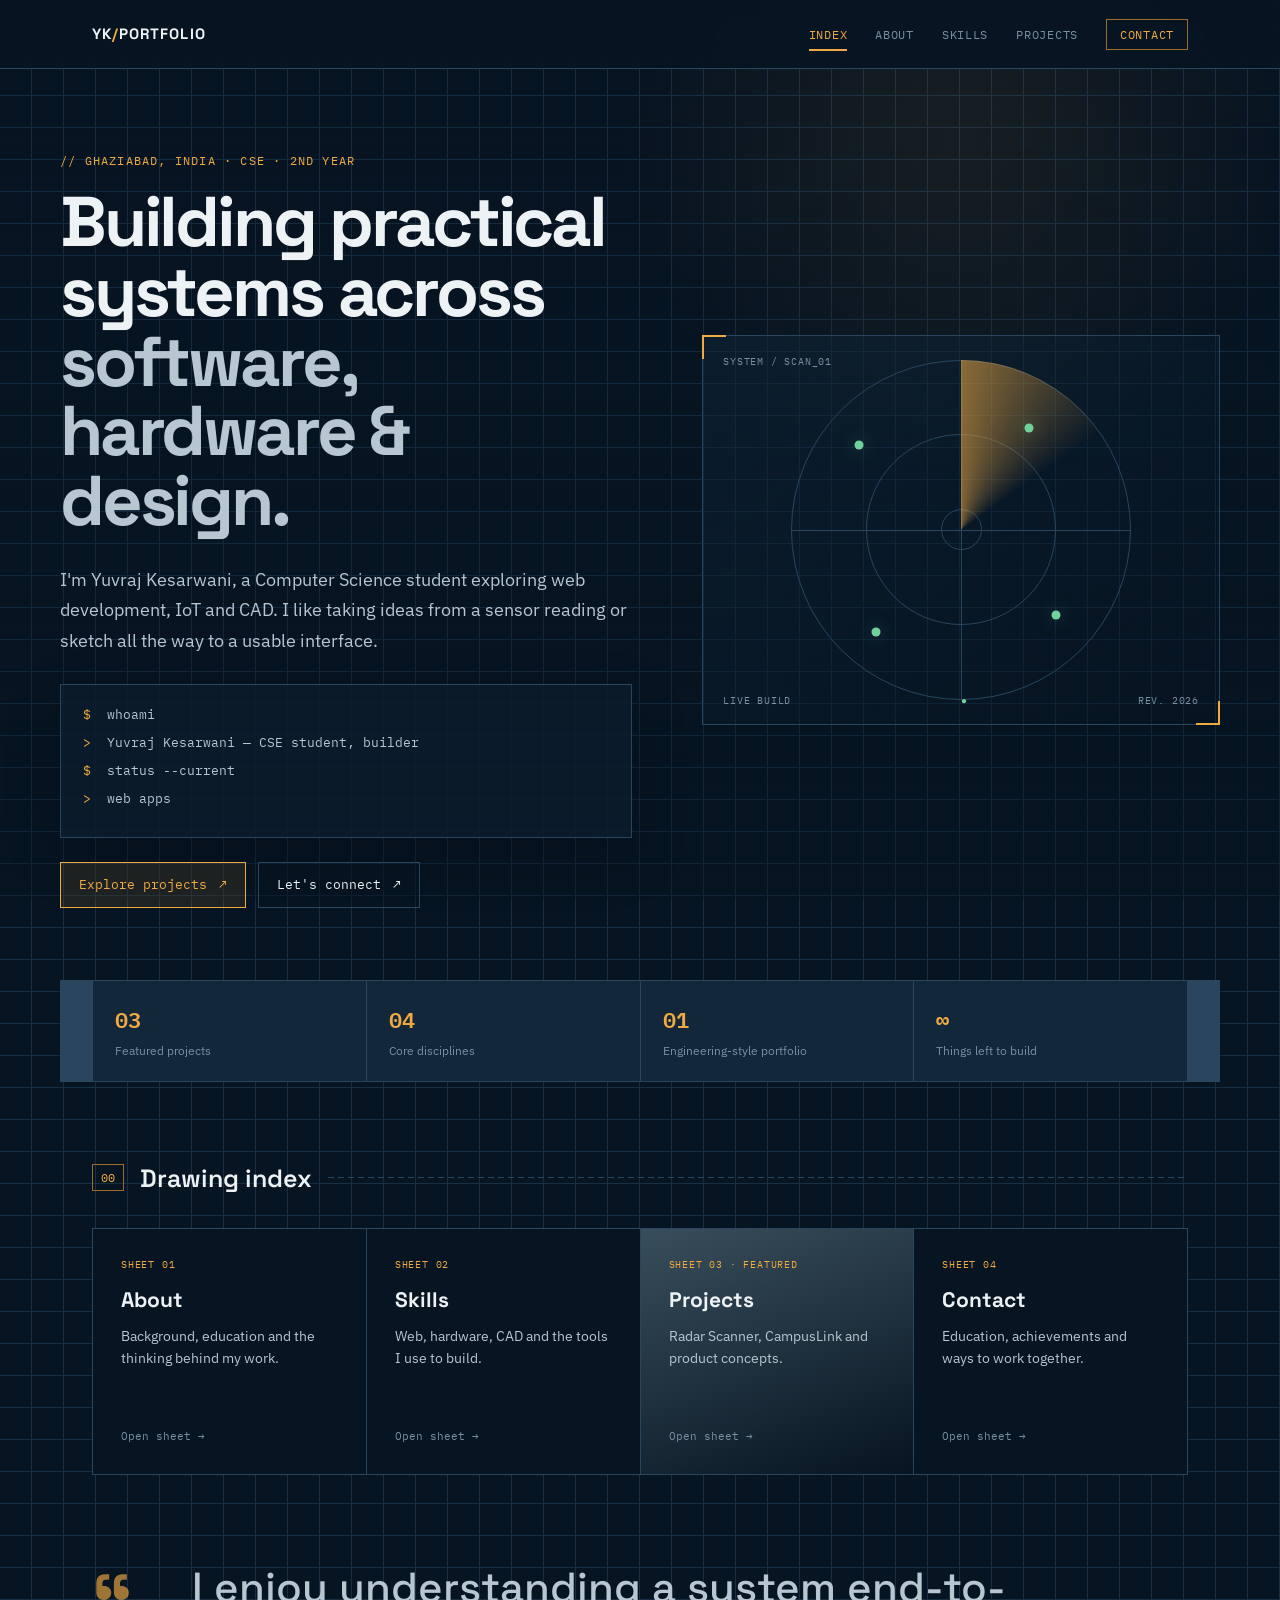
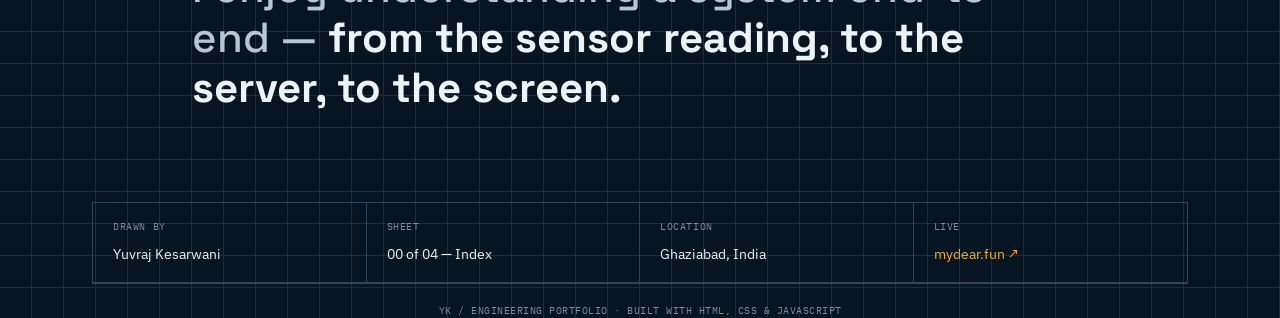
<file: index.html>
<!DOCTYPE html>
<html lang="en">
<head>
<meta charset="UTF-8">
<meta name="viewport" content="width=device-width, initial-scale=1.0">
<meta name="description" content="Yuvraj Kesarwani — Computer Science student building web applications, IoT hardware and CAD projects.">
<meta name="author" content="Yuvraj Kesarwani">
<meta name="theme-color" content="#071421">
<meta property="og:title" content="Yuvraj Kesarwani — Portfolio">
<meta property="og:description" content="Web · IoT · CAD · Product Design">
<meta property="og:type" content="website">
<meta property="og:url" content="https://www.mydear.fun/">
<meta property="og:image" content="https://www.mydear.fun/assets/site-preview.svg">
<title>Yuvraj Kesarwani — Portfolio</title>
<link rel="preconnect" href="https://fonts.googleapis.com">
<link rel="preconnect" href="https://fonts.gstatic.com" crossorigin>
<link href="https://fonts.googleapis.com/css2?family=Space+Grotesk:wght@400;500;600;700&family=IBM+Plex+Sans:wght@400;500&family=IBM+Plex+Mono:wght@400;500&display=swap" rel="stylesheet">
<link rel="stylesheet" href="styles.css">
</head>
<body>
<header>
  <nav class="wrap" aria-label="Primary navigation">
    <a class="brand" href="index.html" aria-label="Yuvraj Kesarwani home">YK<span>/</span>PORTFOLIO</a>
    <button class="navtoggle" id="navtoggle" aria-expanded="false" aria-controls="navlinks">MENU</button>
    <ul class="navlinks" id="navlinks">
      <li><a href="index.html" class="active">Index</a></li>
      <li><a href="about.html">About</a></li>
      <li><a href="skills.html">Skills</a></li>
      <li><a href="projects.html">Projects</a></li>
      <li><a href="contact.html" class="cta">Contact</a></li>
    </ul>
  </nav>
</header>

<main>
  <section class="wrap hero">
    <div class="hero-copy">
      <p class="eyebrow">// Ghaziabad, India · CSE · 2nd year</p>
      <h1>Building practical systems across <span>software, hardware &amp; design.</span></h1>
      <p class="hero-dek">I'm Yuvraj Kesarwani, a Computer Science student exploring web development, IoT and CAD. I like taking ideas from a sensor reading or sketch all the way to a usable interface.</p>
      <div class="terminal" id="terminal" aria-label="Current status terminal" data-lines='[{"p":"$","t":"whoami"},{"p":">","t":"Yuvraj Kesarwani — CSE student, builder"},{"p":"$","t":"status --current"},{"p":">","t":"web apps · IoT hardware · CAD models"},{"p":"$","t":"_"}]'></div>
      <div class="ctas">
        <a class="btn primary" href="projects.html">Explore projects <span>↗</span></a>
        <a class="btn" href="contact.html">Let's connect <span>↗</span></a>
      </div>
    </div>
    <div class="hero-visual" aria-hidden="true">
      <div class="radar-label mono">SYSTEM / SCAN_01</div>
      <div class="radar">
        <div class="ring r1"></div><div class="ring r2"></div><div class="ring r3"></div>
        <div class="crosshair"></div><div class="sweep"></div>
        <div class="blip b1"><i></i></div><div class="blip b2"><i></i></div><div class="blip b3"><i></i></div><div class="blip b4"><i></i></div>
      </div>
      <div class="visual-caption"><span>LIVE BUILD</span><span class="status-dot">●</span><span>REV. 2026</span></div>
    </div>
  </section>

  <section class="wrap quick-grid" aria-label="Portfolio highlights">
    <article><span class="metric">03</span><p>Featured projects</p></article>
    <article><span class="metric">04</span><p>Core disciplines</p></article>
    <article><span class="metric">01</span><p>Engineering-style portfolio</p></article>
    <article><span class="metric">∞</span><p>Things left to build</p></article>
  </section>

  <section class="wrap">
    <div class="sheet-label"><span class="num mono">00</span><h2>Drawing index</h2><span class="rule"></span></div>
    <div class="index-grid">
      <a class="index-card" href="about.html"><span class="sheetno mono">SHEET 01</span><h3>About</h3><p>Background, education and the thinking behind my work.</p><span class="go mono">Open sheet →</span></a>
      <a class="index-card" href="skills.html"><span class="sheetno mono">SHEET 02</span><h3>Skills</h3><p>Web, hardware, CAD and the tools I use to build.</p><span class="go mono">Open sheet →</span></a>
      <a class="index-card featured" href="projects.html"><span class="sheetno mono">SHEET 03 · FEATURED</span><h3>Projects</h3><p>Radar Scanner, CampusLink and product concepts.</p><span class="go mono">Open sheet →</span></a>
      <a class="index-card" href="contact.html"><span class="sheetno mono">SHEET 04</span><h3>Contact</h3><p>Education, achievements and ways to work together.</p><span class="go mono">Open sheet →</span></a>
    </div>
  </section>

  <section class="wrap quote-section">
    <div class="quote-mark">“</div>
    <p>I enjoy understanding a system end-to-end — <strong>from the sensor reading, to the server, to the screen.</strong></p>
  </section>
</main>

<footer class="wrap">
  <div class="titleblock"><div class="tb-row">
    <div class="tb-cell"><span class="k mono">Drawn by</span><span class="v">Yuvraj Kesarwani</span></div>
    <div class="tb-cell"><span class="k mono">Sheet</span><span class="v">00 of 04 — Index</span></div>
    <div class="tb-cell"><span class="k mono">Location</span><span class="v">Ghaziabad, India</span></div>
    <div class="tb-cell"><span class="k mono">Live</span><span class="v"><a href="https://www.mydear.fun">mydear.fun ↗</a></span></div>
  </div></div>
  <p class="fineprint">YK / ENGINEERING PORTFOLIO · BUILT WITH HTML, CSS &amp; JAVASCRIPT</p>
</footer>
<script src="script.js"></script>
</body>
</html>
</file>
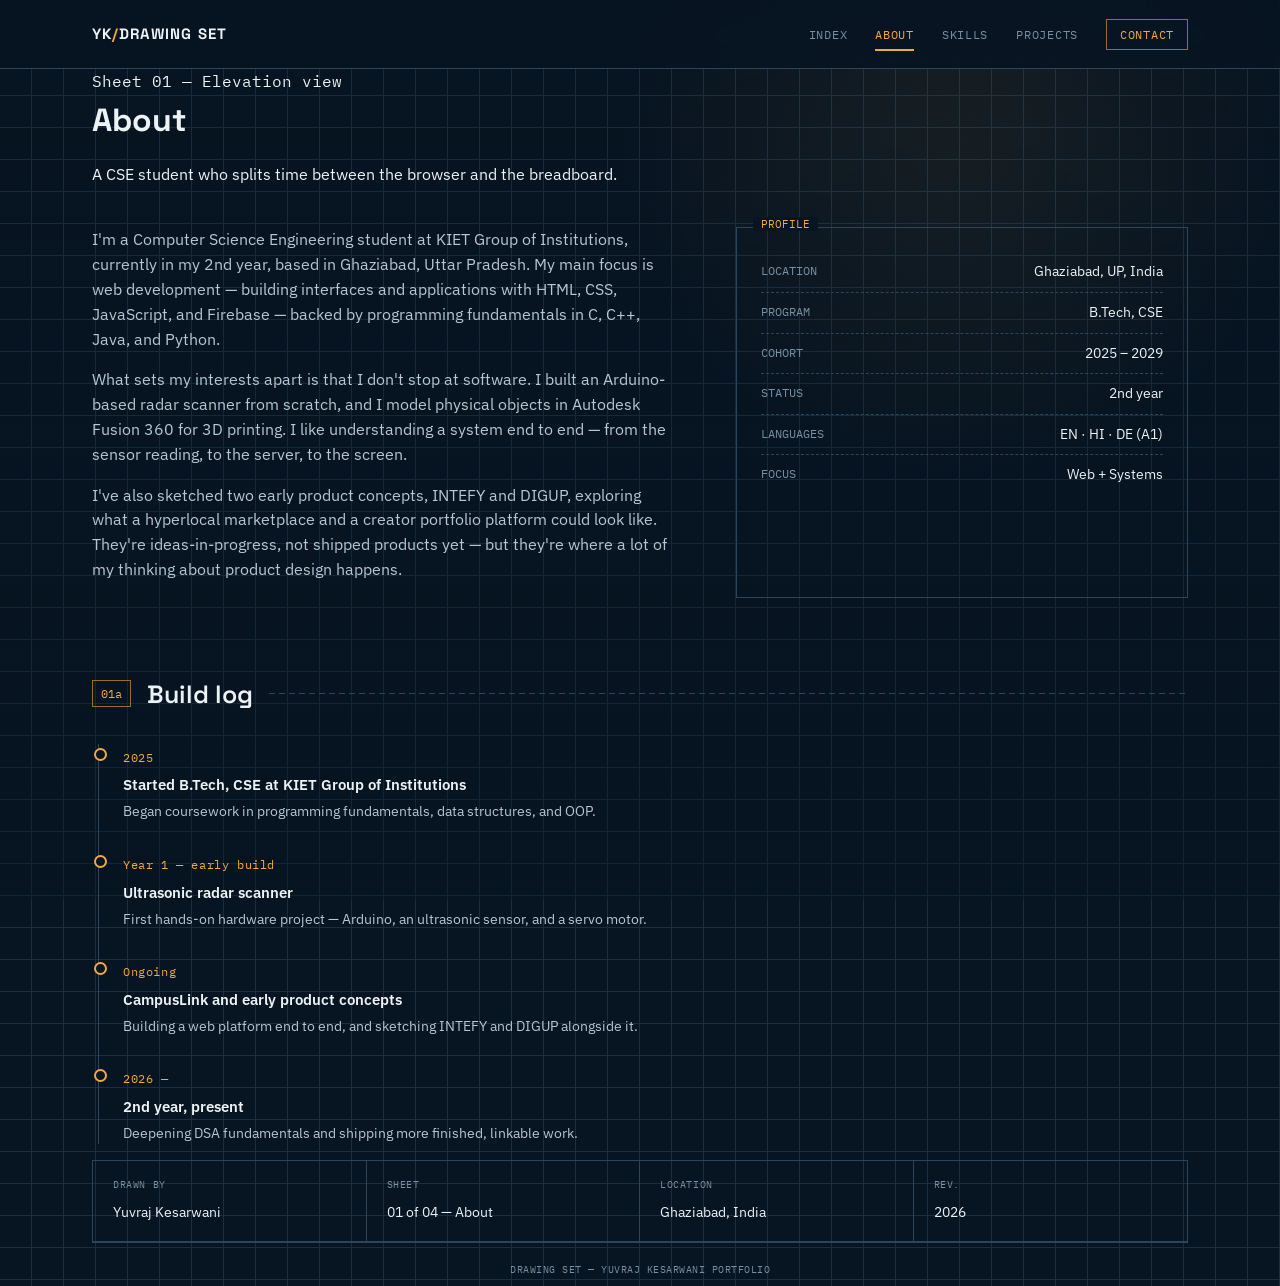
<file: about.html>
<!DOCTYPE html>
<html lang="en">
<head>
<meta charset="UTF-8">
<meta name="viewport" content="width=device-width, initial-scale=1.0">
<title>Yuvraj Kesarwani — About</title>
<link rel="preconnect" href="https://fonts.googleapis.com">
<link rel="preconnect" href="https://fonts.gstatic.com" crossorigin>
<link href="https://fonts.googleapis.com/css2?family=Space+Grotesk:wght@400;500;600;700&family=IBM+Plex+Sans:wght@400;500&family=IBM+Plex+Mono:wght@400;500&display=swap" rel="stylesheet">
<link rel="stylesheet" href="styles.css">
<style>
  .about-grid{display:grid; grid-template-columns:1.3fr 1fr; gap:56px;}
  .about-grid p{color:var(--paper-dim); font-size:15.5px; margin:0 0 16px; max-width:60ch;}
  .timeline{border-left:1px solid var(--line); margin-left:6px; padding-left:24px; display:flex; flex-direction:column; gap:28px;}
  .timeline .t-item{position:relative;}
  .timeline .t-item::before{content:''; position:absolute; left:-29px; top:4px; width:9px; height:9px; border-radius:50%; background:var(--bg); border:2px solid var(--accent);}
  .timeline .yr{font-family:'IBM Plex Mono', monospace; font-size:12px; color:var(--accent); letter-spacing:.05em;}
  .timeline h4{font-size:15px; font-weight:600; margin:4px 0 4px; color:var(--paper);}
  .timeline p{margin:0; font-size:13.5px; color:var(--paper-dim);}
  @media (max-width:860px){.about-grid{grid-template-columns:1fr;}}
</style>
</head>
<body>
<header>
  <nav class="wrap">
    <div class="brand">YK<span>/</span>DRAWING SET</div>
    <ul class="navlinks" id="navlinks">
      <li><a href="index.html">Index</a></li>
      <li><a href="about.html" class="active">About</a></li>
      <li><a href="skills.html">Skills</a></li>
      <li><a href="projects.html">Projects</a></li>
      <li><a href="contact.html" class="cta">Contact</a></li>
    </ul>
    <button class="navtoggle" id="navtoggle" aria-expanded="false" aria-controls="navlinks">MENU</button>
  </nav>
</header>

<main class="wrap">
  <div class="sheet-header">
    <span class="tag mono">Sheet 01 — Elevation view</span>
    <h1>About</h1>
    <p class="dek">A CSE student who splits time between the browser and the breadboard.</p>
  </div>

  <section>
    <div class="about-grid" style="margin-top:40px;">
      <div>
        <p>I'm a Computer Science Engineering student at KIET Group of Institutions, currently in my 2nd year, based in Ghaziabad, Uttar Pradesh. My main focus is web development — building interfaces and applications with HTML, CSS, JavaScript, and Firebase — backed by programming fundamentals in C, C++, Java, and Python.</p>
        <p>What sets my interests apart is that I don't stop at software. I built an Arduino-based radar scanner from scratch, and I model physical objects in Autodesk Fusion 360 for 3D printing. I like understanding a system end to end — from the sensor reading, to the server, to the screen.</p>
        <p>I've also sketched two early product concepts, INTEFY and DIGUP, exploring what a hyperlocal marketplace and a creator portfolio platform could look like. They're ideas-in-progress, not shipped products yet — but they're where a lot of my thinking about product design happens.</p>
      </div>
      <div class="spec-box" data-tag="PROFILE">
        <div class="spec-row"><span class="k mono">LOCATION</span><span class="v">Ghaziabad, UP, India</span></div>
        <div class="spec-row"><span class="k mono">PROGRAM</span><span class="v">B.Tech, CSE</span></div>
        <div class="spec-row"><span class="k mono">COHORT</span><span class="v">2025 – 2029</span></div>
        <div class="spec-row"><span class="k mono">STATUS</span><span class="v">2nd year</span></div>
        <div class="spec-row"><span class="k mono">LANGUAGES</span><span class="v">EN · HI · DE (A1)</span></div>
        <div class="spec-row"><span class="k mono">FOCUS</span><span class="v">Web + Systems</span></div>
      </div>
    </div>
  </section>

  <div class="sheet-label"><span class="num mono">01a</span><h2>Build log</h2><span class="rule"></span></div>
  <section>
    <div class="timeline">
      <div class="t-item">
        <span class="yr mono">2025</span>
        <h4>Started B.Tech, CSE at KIET Group of Institutions</h4>
        <p>Began coursework in programming fundamentals, data structures, and OOP.</p>
      </div>
      <div class="t-item">
        <span class="yr mono">Year 1 — early build</span>
        <h4>Ultrasonic radar scanner</h4>
        <p>First hands-on hardware project — Arduino, an ultrasonic sensor, and a servo motor.</p>
      </div>
      <div class="t-item">
        <span class="yr mono">Ongoing</span>
        <h4>CampusLink and early product concepts</h4>
        <p>Building a web platform end to end, and sketching INTEFY and DIGUP alongside it.</p>
      </div>
      <div class="t-item">
        <span class="yr mono">2026 —</span>
        <h4>2nd year, present</h4>
        <p>Deepening DSA fundamentals and shipping more finished, linkable work.</p>
      </div>
    </div>
  </section>
</main>

<footer class="wrap">
  <div class="titleblock">
    <div class="tb-row">
      <div class="tb-cell"><span class="k mono">Drawn by</span><span class="v">Yuvraj Kesarwani</span></div>
      <div class="tb-cell"><span class="k mono">Sheet</span><span class="v">01 of 04 — About</span></div>
      <div class="tb-cell"><span class="k mono">Location</span><span class="v">Ghaziabad, India</span></div>
      <div class="tb-cell"><span class="k mono">Rev.</span><span class="v">2026</span></div>
    </div>
  </div>
  <p class="fineprint">DRAWING SET — YUVRAJ KESARWANI PORTFOLIO</p>
</footer>

<script src="script.js"></script>
</body>
</html>
</file>
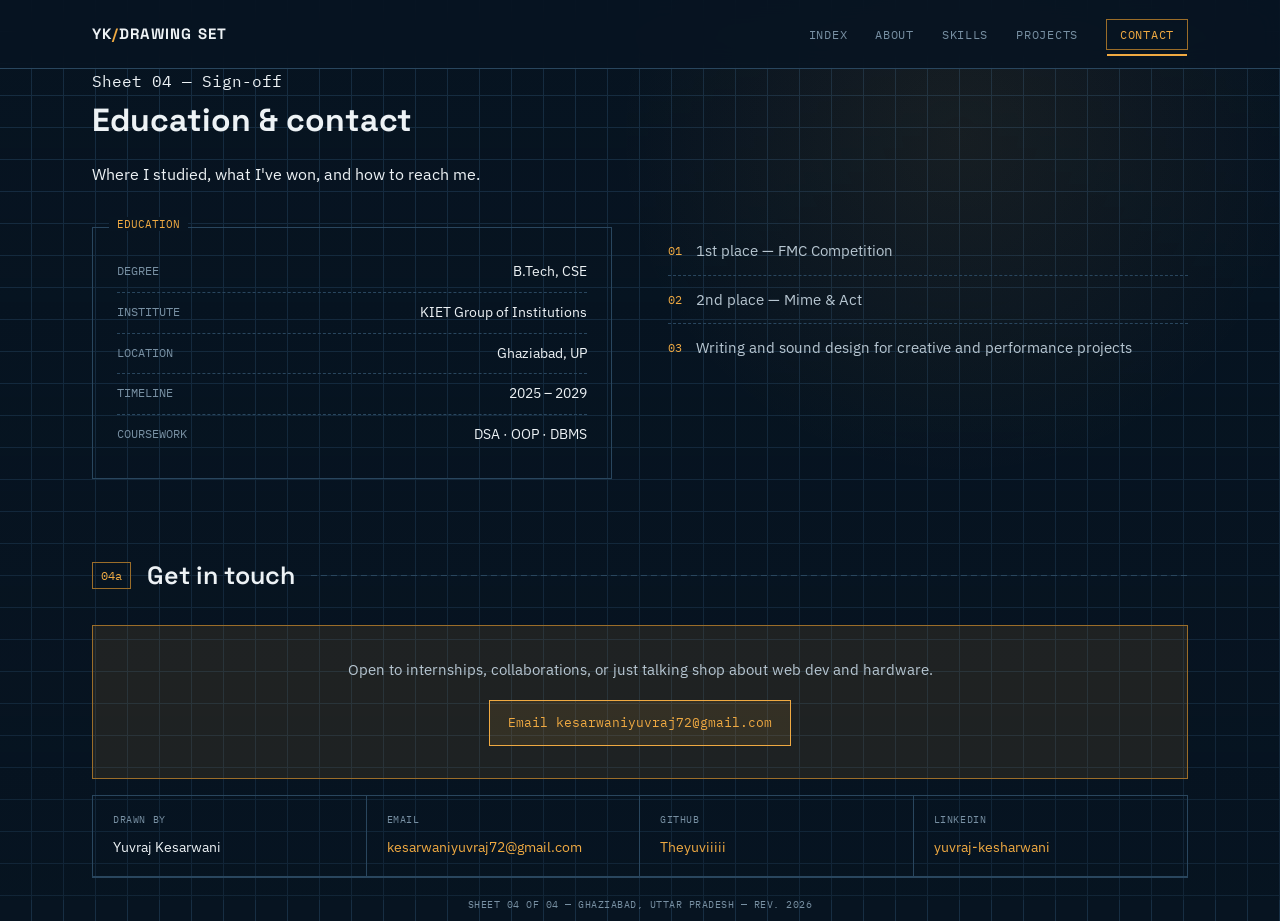
<file: contact.html>
<!DOCTYPE html>
<html lang="en">
<head>
<meta charset="UTF-8">
<meta name="viewport" content="width=device-width, initial-scale=1.0">
<title>Yuvraj Kesarwani — Contact</title>
<link rel="preconnect" href="https://fonts.googleapis.com">
<link rel="preconnect" href="https://fonts.gstatic.com" crossorigin>
<link href="https://fonts.googleapis.com/css2?family=Space+Grotesk:wght@400;500;600;700&family=IBM+Plex+Sans:wght@400;500&family=IBM+Plex+Mono:wght@400;500&display=swap" rel="stylesheet">
<link rel="stylesheet" href="styles.css">
<style>
  .two-col{display:grid; grid-template-columns:1fr 1fr; gap:56px;}
  .list-plain{list-style:none; margin:0; padding:0;}
  .list-plain li{display:flex; gap:14px; padding:12px 0; border-bottom:1px dashed var(--line); font-size:14.5px; color:var(--paper-dim);}
  .list-plain li:last-child{border-bottom:none;}
  .list-plain .mk{color:var(--accent); font-family:'IBM Plex Mono', monospace; font-size:12px; padding-top:2px;}
  .contact-cta{
    border:1px solid var(--accent-dim); background:var(--accent-soft);
    padding:32px; margin-top:8px; text-align:center;
  }
  .contact-cta p{margin:0 0 18px; color:var(--paper-dim); font-size:14.5px;}
  @media (max-width:860px){.two-col{grid-template-columns:1fr;}}
</style>
</head>
<body>
<header>
  <nav class="wrap">
    <div class="brand">YK<span>/</span>DRAWING SET</div>
    <ul class="navlinks" id="navlinks">
      <li><a href="index.html">Index</a></li>
      <li><a href="about.html">About</a></li>
      <li><a href="skills.html">Skills</a></li>
      <li><a href="projects.html">Projects</a></li>
      <li><a href="contact.html" class="cta active">Contact</a></li>
    </ul>
    <button class="navtoggle" id="navtoggle" aria-expanded="false" aria-controls="navlinks">MENU</button>
  </nav>
</header>

<main class="wrap">
  <div class="sheet-header">
    <span class="tag mono">Sheet 04 — Sign-off</span>
    <h1>Education &amp; contact</h1>
    <p class="dek">Where I studied, what I've won, and how to reach me.</p>
  </div>

  <section>
    <div class="two-col" style="margin-top:40px;">
      <div class="spec-box" data-tag="EDUCATION">
        <div class="spec-row"><span class="k mono">DEGREE</span><span class="v">B.Tech, CSE</span></div>
        <div class="spec-row"><span class="k mono">INSTITUTE</span><span class="v">KIET Group of Institutions</span></div>
        <div class="spec-row"><span class="k mono">LOCATION</span><span class="v">Ghaziabad, UP</span></div>
        <div class="spec-row"><span class="k mono">TIMELINE</span><span class="v">2025 – 2029</span></div>
        <div class="spec-row"><span class="k mono">COURSEWORK</span><span class="v">DSA · OOP · DBMS</span></div>
      </div>
      <ul class="list-plain">
        <li><span class="mk mono">01</span><span>1st place — FMC Competition</span></li>
        <li><span class="mk mono">02</span><span>2nd place — Mime &amp; Act</span></li>
        <li><span class="mk mono">03</span><span>Writing and sound design for creative and performance projects</span></li>
      </ul>
    </div>
  </section>

  <div class="sheet-label"><span class="num mono">04a</span><h2>Get in touch</h2><span class="rule"></span></div>
  <section>
    <div class="contact-cta">
      <p>Open to internships, collaborations, or just talking shop about web dev and hardware.</p>
      <a class="btn primary" href="mailto:kesarwaniyuvraj72@gmail.com?subject=Let%27s%20connect">Email kesarwaniyuvraj72@gmail.com</a>
    </div>
  </section>
</main>

<footer class="wrap">
  <div class="titleblock">
    <div class="tb-row">
      <div class="tb-cell"><span class="k mono">Drawn by</span><span class="v">Yuvraj Kesarwani</span></div>
      <div class="tb-cell"><span class="k mono">Email</span><span class="v"><a href="mailto:kesarwaniyuvraj72@gmail.com?subject=Let%27s%20connect">kesarwaniyuvraj72@gmail.com</a></span></div>
      <div class="tb-cell"><span class="k mono">GitHub</span><span class="v"><a href="https://github.com/Theyuviiiii/Yuvraj-Kesharwani" target="_blank" rel="noopener">Theyuviiiii</a></span></div>
      <div class="tb-cell"><span class="k mono">LinkedIn</span><span class="v"><a href="https://linkedin.com/in/yuvraj-kesharwani-ba609b363/" target="_blank" rel="noopener">yuvraj-kesharwani</a></span></div>
    </div>
  </div>
  <p class="fineprint">SHEET 04 OF 04 — GHAZIABAD, UTTAR PRADESH — REV. 2026</p>
</footer>

<script src="script.js"></script>
</body>
</html>
</file>
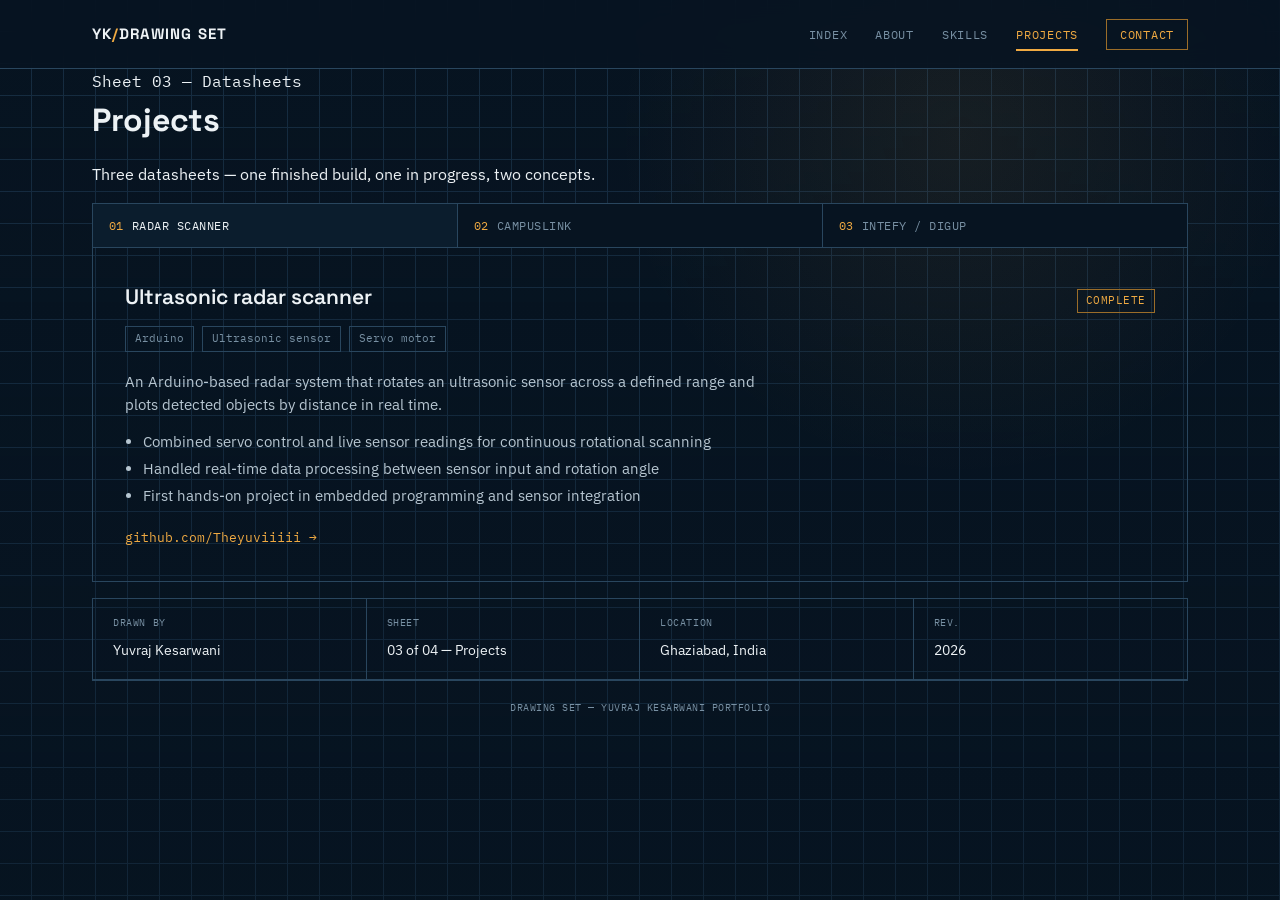
<file: projects.html>
<!DOCTYPE html>
<html lang="en">
<head>
<meta charset="UTF-8">
<meta name="viewport" content="width=device-width, initial-scale=1.0">
<title>Yuvraj Kesarwani — Projects</title>
<link rel="preconnect" href="https://fonts.googleapis.com">
<link rel="preconnect" href="https://fonts.gstatic.com" crossorigin>
<link href="https://fonts.googleapis.com/css2?family=Space+Grotesk:wght@400;500;600;700&family=IBM+Plex+Sans:wght@400;500&family=IBM+Plex+Mono:wght@400;500&display=swap" rel="stylesheet">
<link rel="stylesheet" href="styles.css">
<style>
  .tab-bar{display:flex; gap:1px; background:var(--line); border:1px solid var(--line); margin-top:8px; flex-wrap:wrap;}
  .tab-btn{
    flex:1; min-width:160px; background:var(--bg); border:none; color:var(--muted);
    font-family:'IBM Plex Mono', monospace; font-size:12px; letter-spacing:.04em; text-transform:uppercase;
    padding:14px 16px; cursor:pointer; text-align:left;
  }
  .tab-btn .n{color:var(--accent); margin-right:8px;}
  .tab-btn.active{background:var(--bg-2); color:var(--paper);}
  .tab-btn:hover{color:var(--paper);}
  .tab-panel{display:none; border:1px solid var(--line); border-top:none; padding:32px;}
  .tab-panel.active{display:block;}
  .ds-head{display:flex; justify-content:space-between; align-items:baseline; gap:16px; flex-wrap:wrap; margin-bottom:6px;}
  .ds-head h3{font-size:21px; font-weight:600;}
  .status{font-family:'IBM Plex Mono', monospace; font-size:11px; letter-spacing:.05em; color:var(--accent); border:1px solid var(--accent-dim); padding:2px 8px; text-transform:uppercase;}
  .tags{display:flex; gap:8px; flex-wrap:wrap; margin:12px 0 18px;}
  .tags span{font-family:'IBM Plex Mono', monospace; font-size:11px; color:var(--muted); border:1px solid var(--line); padding:3px 9px;}
  .tab-panel p{color:var(--paper-dim); font-size:14.5px; margin:0 0 14px; max-width:70ch;}
  .tab-panel ul{margin:0 0 16px; padding-left:18px; color:var(--paper-dim); font-size:14.5px;}
  .tab-panel ul li{margin-bottom:4px;}
  .tab-panel .link{font-family:'IBM Plex Mono', monospace; font-size:13px;}
</style>
</head>
<body>
<header>
  <nav class="wrap">
    <div class="brand">YK<span>/</span>DRAWING SET</div>
    <ul class="navlinks" id="navlinks">
      <li><a href="index.html">Index</a></li>
      <li><a href="about.html">About</a></li>
      <li><a href="skills.html">Skills</a></li>
      <li><a href="projects.html" class="active">Projects</a></li>
      <li><a href="contact.html" class="cta">Contact</a></li>
    </ul>
    <button class="navtoggle" id="navtoggle" aria-expanded="false" aria-controls="navlinks">MENU</button>
  </nav>
</header>

<main class="wrap">
  <div class="sheet-header">
    <span class="tag mono">Sheet 03 — Datasheets</span>
    <h1>Projects</h1>
    <p class="dek">Three datasheets — one finished build, one in progress, two concepts.</p>
  </div>

  <section>
    <div class="tab-bar" role="tablist">
      <button class="tab-btn active" data-panel="p1" role="tab" aria-selected="true"><span class="n mono">01</span>Radar scanner</button>
      <button class="tab-btn" data-panel="p2" role="tab" aria-selected="false"><span class="n mono">02</span>CampusLink</button>
      <button class="tab-btn" data-panel="p3" role="tab" aria-selected="false"><span class="n mono">03</span>INTEFY / DIGUP</button>
    </div>

    <div class="tab-panel active" id="p1">
      <div class="ds-head"><h3>Ultrasonic radar scanner</h3><span class="status">Complete</span></div>
      <div class="tags"><span>Arduino</span><span>Ultrasonic sensor</span><span>Servo motor</span></div>
      <p>An Arduino-based radar system that rotates an ultrasonic sensor across a defined range and plots detected objects by distance in real time.</p>
      <ul>
        <li>Combined servo control and live sensor readings for continuous rotational scanning</li>
        <li>Handled real-time data processing between sensor input and rotation angle</li>
        <li>First hands-on project in embedded programming and sensor integration</li>
      </ul>
      <a class="link" href="https://github.com/Theyuviiiii/Yuvraj-Kesharwani" target="_blank" rel="noopener">github.com/Theyuviiiii →</a>
    </div>

    <div class="tab-panel" id="p2">
      <div class="ds-head"><h3>CampusLink — campus community platform</h3><span class="status">In progress</span></div>
      <div class="tags"><span>HTML</span><span>CSS</span><span>JavaScript</span><span>Firebase</span></div>
      <p>A web platform built for college students to connect, built end to end — product design, frontend, and backend.</p>
      <ul>
        <li>Firebase handles authentication, database, and deployment</li>
        <li>Focused on a simple, fast interface over feature sprawl</li>
      </ul>
      <a class="link" href="https://github.com/Theyuviiiii/Yuvraj-Kesharwani" target="_blank" rel="noopener">github.com/Theyuviiiii →</a>
    </div>

    <div class="tab-panel" id="p3">
      <div class="ds-head"><h3>INTEFY &amp; DIGUP — product concepts</h3><span class="status">Concept stage</span></div>
      <div class="tags"><span>Product design</span><span>Marketplace</span><span>Portfolio platform</span></div>
      <p>Two early-stage ideas explored at the concept level rather than built out.</p>
      <ul>
        <li><strong style="color:var(--paper);">INTEFY</strong> — a hyperlocal marketplace concept connecting customers with interior professionals and vendors</li>
        <li><strong style="color:var(--paper);">DIGUP</strong> — a portfolio platform for creators to showcase projects and build an online presence</li>
      </ul>
    </div>
  </section>
</main>

<footer class="wrap">
  <div class="titleblock">
    <div class="tb-row">
      <div class="tb-cell"><span class="k mono">Drawn by</span><span class="v">Yuvraj Kesarwani</span></div>
      <div class="tb-cell"><span class="k mono">Sheet</span><span class="v">03 of 04 — Projects</span></div>
      <div class="tb-cell"><span class="k mono">Location</span><span class="v">Ghaziabad, India</span></div>
      <div class="tb-cell"><span class="k mono">Rev.</span><span class="v">2026</span></div>
    </div>
  </div>
  <p class="fineprint">DRAWING SET — YUVRAJ KESARWANI PORTFOLIO</p>
</footer>

<script src="script.js"></script>
</body>
</html>
</file>
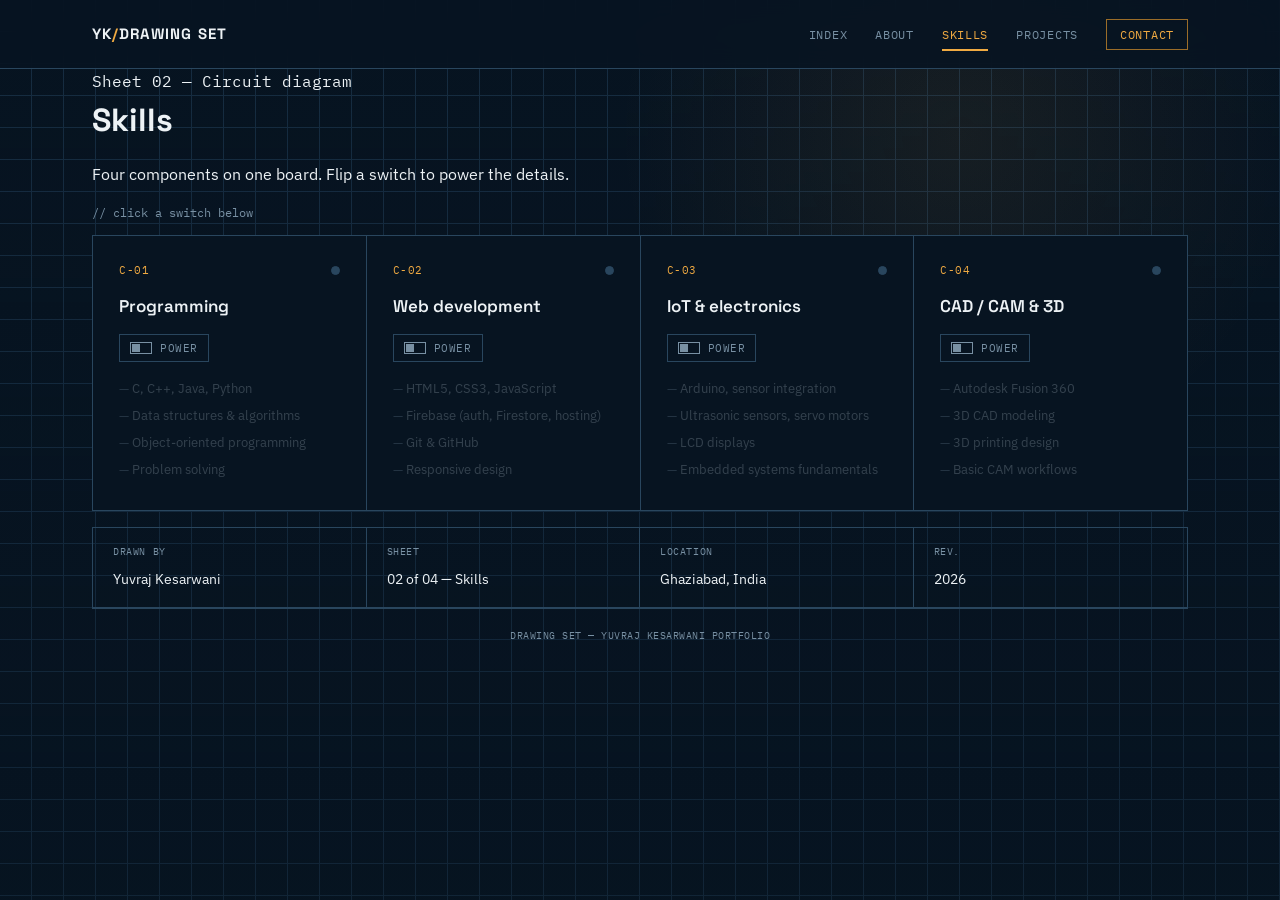
<file: skills.html>
<!DOCTYPE html>
<html lang="en">
<head>
<meta charset="UTF-8">
<meta name="viewport" content="width=device-width, initial-scale=1.0">
<title>Yuvraj Kesarwani — Skills</title>
<link rel="preconnect" href="https://fonts.googleapis.com">
<link rel="preconnect" href="https://fonts.gstatic.com" crossorigin>
<link href="https://fonts.googleapis.com/css2?family=Space+Grotesk:wght@400;500;600;700&family=IBM+Plex+Sans:wght@400;500&family=IBM+Plex+Mono:wght@400;500&display=swap" rel="stylesheet">
<link rel="stylesheet" href="styles.css">
<style>
  .hint{font-family:'IBM Plex Mono', monospace; font-size:12px; color:var(--muted); margin-top:8px;}
  .breadboard{
    display:grid; grid-template-columns:repeat(auto-fit, minmax(230px,1fr));
    gap:1px; background:var(--line); border:1px solid var(--line); margin-top:8px;
  }
  .bb-card{background:var(--bg); padding:26px; display:flex; flex-direction:column; gap:14px;}
  .bb-top{display:flex; align-items:center; justify-content:space-between;}
  .bb-code{font-family:'IBM Plex Mono', monospace; font-size:11px; color:var(--accent); letter-spacing:.05em;}
  .led{width:9px; height:9px; border-radius:50%; background:var(--line); border:1px solid var(--line); transition:background .2s ease, box-shadow .2s ease;}
  .led.lit{background:var(--green); box-shadow:0 0 6px var(--green); border-color:var(--green);}
  .bb-card h3{font-size:17px; font-weight:600;}
  .bb-list{list-style:none; margin:0; padding:0; opacity:.25; transition:opacity .25s ease;}
  .bb-list.lit{opacity:1;}
  .bb-list li{font-size:13px; color:var(--paper-dim); padding:3px 0;}
  .bb-list li::before{content:'— '; color:var(--muted);}
  .bb-switch{
    align-self:flex-start; display:inline-flex; align-items:center; gap:8px;
    border:1px solid var(--line); background:none; color:var(--muted); cursor:pointer;
    font-family:'IBM Plex Mono', monospace; font-size:11px; letter-spacing:.05em; padding:6px 10px;
    text-transform:uppercase;
  }
  .bb-switch:hover{border-color:var(--accent-dim); color:var(--paper);}
  .bb-switch .track{width:22px; height:12px; border:1px solid var(--muted); position:relative; flex-shrink:0;}
  .bb-switch .knob{position:absolute; top:1px; left:1px; width:8px; height:8px; background:var(--muted); transition:left .15s ease, background .15s ease;}
  .bb-switch[data-on="true"] .track{border-color:var(--accent);}
  .bb-switch[data-on="true"] .knob{left:11px; background:var(--accent);}
</style>
</head>
<body>
<header>
  <nav class="wrap">
    <div class="brand">YK<span>/</span>DRAWING SET</div>
    <ul class="navlinks" id="navlinks">
      <li><a href="index.html">Index</a></li>
      <li><a href="about.html">About</a></li>
      <li><a href="skills.html" class="active">Skills</a></li>
      <li><a href="projects.html">Projects</a></li>
      <li><a href="contact.html" class="cta">Contact</a></li>
    </ul>
    <button class="navtoggle" id="navtoggle" aria-expanded="false" aria-controls="navlinks">MENU</button>
  </nav>
</header>

<main class="wrap">
  <div class="sheet-header">
    <span class="tag mono">Sheet 02 — Circuit diagram</span>
    <h1>Skills</h1>
    <p class="dek">Four components on one board. Flip a switch to power the details.</p>
    <p class="hint">// click a switch below</p>
  </div>

  <section>
    <div class="breadboard">
      <div class="bb-card">
        <div class="bb-top"><span class="bb-code mono">C-01</span><span class="led" id="led-1"></span></div>
        <h3>Programming</h3>
        <button class="bb-switch" data-on="false" data-target="led-1" aria-pressed="false"><span class="track"><span class="knob"></span></span>Power</button>
        <ul class="bb-list" id="list-1">
          <li>C, C++, Java, Python</li>
          <li>Data structures &amp; algorithms</li>
          <li>Object-oriented programming</li>
          <li>Problem solving</li>
        </ul>
      </div>
      <div class="bb-card">
        <div class="bb-top"><span class="bb-code mono">C-02</span><span class="led" id="led-2"></span></div>
        <h3>Web development</h3>
        <button class="bb-switch" data-on="false" data-target="led-2" aria-pressed="false"><span class="track"><span class="knob"></span></span>Power</button>
        <ul class="bb-list" id="list-2">
          <li>HTML5, CSS3, JavaScript</li>
          <li>Firebase (auth, Firestore, hosting)</li>
          <li>Git &amp; GitHub</li>
          <li>Responsive design</li>
        </ul>
      </div>
      <div class="bb-card">
        <div class="bb-top"><span class="bb-code mono">C-03</span><span class="led" id="led-3"></span></div>
        <h3>IoT &amp; electronics</h3>
        <button class="bb-switch" data-on="false" data-target="led-3" aria-pressed="false"><span class="track"><span class="knob"></span></span>Power</button>
        <ul class="bb-list" id="list-3">
          <li>Arduino, sensor integration</li>
          <li>Ultrasonic sensors, servo motors</li>
          <li>LCD displays</li>
          <li>Embedded systems fundamentals</li>
        </ul>
      </div>
      <div class="bb-card">
        <div class="bb-top"><span class="bb-code mono">C-04</span><span class="led" id="led-4"></span></div>
        <h3>CAD / CAM &amp; 3D</h3>
        <button class="bb-switch" data-on="false" data-target="led-4" aria-pressed="false"><span class="track"><span class="knob"></span></span>Power</button>
        <ul class="bb-list" id="list-4">
          <li>Autodesk Fusion 360</li>
          <li>3D CAD modeling</li>
          <li>3D printing design</li>
          <li>Basic CAM workflows</li>
        </ul>
      </div>
    </div>
  </section>
</main>

<footer class="wrap">
  <div class="titleblock">
    <div class="tb-row">
      <div class="tb-cell"><span class="k mono">Drawn by</span><span class="v">Yuvraj Kesarwani</span></div>
      <div class="tb-cell"><span class="k mono">Sheet</span><span class="v">02 of 04 — Skills</span></div>
      <div class="tb-cell"><span class="k mono">Location</span><span class="v">Ghaziabad, India</span></div>
      <div class="tb-cell"><span class="k mono">Rev.</span><span class="v">2026</span></div>
    </div>
  </div>
  <p class="fineprint">DRAWING SET — YUVRAJ KESARWANI PORTFOLIO</p>
</footer>

<script src="script.js"></script>
<script>
  document.querySelectorAll('.bb-switch').forEach(sw => {
    sw.addEventListener('click', () => {
      const targetId = sw.getAttribute('data-target');
      const listId = 'list-' + targetId.split('-')[1];
      const list = document.getElementById(listId);
      if (list) list.classList.toggle('lit');
    });
  });
</script>
</body>
</html>
</file>
<file: styles.css>
:root{--bg:#071421;--bg-2:#0b1d2d;--bg-3:#10263a;--line:#29465e;--line-soft:#172e43;--paper:#edf2f5;--paper-dim:#b7c6d1;--muted:#7890a3;--accent:#f0aa42;--accent-dim:#9b6d29;--accent-soft:rgba(240,170,66,.1);--green:#6fd29a;--red:#dc765c;--maxw:1160px}*{box-sizing:border-box}html{scroll-behavior:smooth}body{margin:0;background:var(--bg);color:var(--paper);font-family:'IBM Plex Sans',sans-serif;font-size:16px;line-height:1.6;background-image:linear-gradient(var(--line-soft) 1px,transparent 1px),linear-gradient(90deg,var(--line-soft) 1px,transparent 1px);background-size:32px 32px;background-position:-1px -1px}body:before{content:'';position:fixed;inset:0;pointer-events:none;background:radial-gradient(circle at 75% 15%,rgba(240,170,66,.07),transparent 28%),linear-gradient(180deg,rgba(7,20,33,.05),rgba(7,20,33,.35));z-index:-1}a{color:var(--accent);text-decoration:none}a:hover{text-decoration:underline}a:focus-visible,button:focus-visible{outline:2px solid var(--accent);outline-offset:3px}.wrap{max-width:var(--maxw);margin:0 auto;padding:0 32px}.mono{font-family:'IBM Plex Mono',monospace}h1,h2,h3{font-family:'Space Grotesk',sans-serif;color:var(--paper);margin:0}header{position:sticky;top:0;z-index:50;background:rgba(7,20,33,.88);backdrop-filter:blur(12px);border-bottom:1px solid var(--line)}nav.wrap{display:flex;align-items:center;justify-content:space-between;height:68px}.brand{font-family:'Space Grotesk',sans-serif;font-weight:700;font-size:15px;letter-spacing:.07em;color:var(--paper)}.brand span{color:var(--accent)}.navlinks{display:flex;gap:28px;list-style:none;margin:0;padding:0;align-items:center}.navlinks a{font-family:'IBM Plex Mono',monospace;font-size:12px;letter-spacing:.06em;text-transform:uppercase;color:var(--muted);position:relative;padding-bottom:2px}.navlinks a:hover{color:var(--accent);text-decoration:none}.navlinks a.active{color:var(--accent)}.navlinks a.active:after{content:'';position:absolute;left:0;right:0;bottom:-7px;height:2px;background:var(--accent)}.navlinks a.cta{border:1px solid var(--accent-dim);padding:7px 13px;color:var(--accent)}.navlinks a.cta:hover{background:var(--accent-soft);text-decoration:none}.navtoggle{display:none;background:none;border:1px solid var(--line);color:var(--paper);padding:8px 10px;font-family:'IBM Plex Mono',monospace;font-size:12px;cursor:pointer}.hero{min-height:650px;padding:82px 0 72px;display:grid;grid-template-columns:1.05fr .95fr;gap:70px;align-items:center}.hero-copy{max-width:680px}.eyebrow{font-family:'IBM Plex Mono',monospace;color:var(--accent);font-size:12px;letter-spacing:.1em;text-transform:uppercase;margin:0 0 18px}.hero h1{font-size:clamp(42px,5.5vw,72px);line-height:.99;letter-spacing:-.045em;max-width:760px}.hero h1 span{color:var(--paper-dim)}.hero-dek{font-size:18px;line-height:1.7;color:var(--paper-dim);max-width:62ch;margin:28px 0}.terminal{background:rgba(11,29,45,.82);border:1px solid var(--line);padding:20px 22px;font-family:'IBM Plex Mono',monospace;font-size:13px;min-height:144px;box-shadow:0 20px 60px rgba(0,0,0,.15)}.terminal .tline{margin-bottom:7px;color:var(--paper-dim)}.terminal .prompt{color:var(--accent);margin-right:8px}.terminal .caret{display:inline-block;width:8px;height:15px;background:var(--accent);vertical-align:-2px;animation:blink 1s steps(1) infinite}@keyframes blink{50%{opacity:0}}.ctas{display:flex;gap:12px;flex-wrap:wrap;margin-top:24px}.btn{font-family:'IBM Plex Mono',monospace;font-size:13px;padding:12px 18px;border:1px solid var(--line);color:var(--paper);display:inline-flex;align-items:center;gap:12px;transition:.2s ease;background:rgba(7,20,33,.35);cursor:pointer}.btn:hover{border-color:var(--accent);color:var(--accent);text-decoration:none;transform:translateY(-2px)}.btn.primary{border-color:var(--accent);color:var(--accent);background:var(--accent-soft)}.hero-visual{min-height:390px;display:flex;flex-direction:column;align-items:center;justify-content:center;border:1px solid var(--line);background:linear-gradient(145deg,rgba(16,38,58,.5),rgba(7,20,33,.2));position:relative}.hero-visual:before,.hero-visual:after{content:'';position:absolute;width:22px;height:22px;border-color:var(--accent);border-style:solid}.hero-visual:before{top:-1px;left:-1px;border-width:2px 0 0 2px}.hero-visual:after{right:-1px;bottom:-1px;border-width:0 2px 2px 0}.radar-label{position:absolute;top:18px;left:20px;font-size:10px;color:var(--muted);letter-spacing:.08em}.radar{position:relative;width:min(340px,75vw);height:min(340px,75vw);border-radius:50%}.radar .ring{position:absolute;border:1px solid var(--line);border-radius:50%}.radar .r1{inset:0}.radar .r2{inset:22%}.radar .r3{inset:44%}.crosshair:before,.crosshair:after{content:'';position:absolute;background:var(--line)}.crosshair:before{left:0;right:0;top:50%;height:1px}.crosshair:after{top:0;bottom:0;left:50%;width:1px}.sweep{position:absolute;inset:0;border-radius:50%;background:conic-gradient(from 0deg,rgba(240,170,66,.55),rgba(240,170,66,0) 55deg,transparent 360deg);animation:sweep 5s linear infinite}@keyframes sweep{to{transform:rotate(360deg)}}.blip{position:absolute;width:9px;height:9px;border-radius:50%;transform:translate(-50%,-50%)}.blip i{display:block;width:100%;height:100%;border-radius:50%;background:var(--green);box-shadow:0 0 18px rgba(111,210,154,.35);animation:blip 5s linear infinite}@keyframes blip{0%,96%,100%{opacity:.25}2%{opacity:1}8%{opacity:.25}}.b1{top:20%;left:70%}.b2{top:75%;left:78%}.b3{top:80%;left:25%}.b4{top:25%;left:20%}.visual-caption{position:absolute;bottom:17px;left:20px;right:20px;display:flex;justify-content:space-between;font:10px 'IBM Plex Mono',monospace;color:var(--muted);letter-spacing:.08em}.status-dot{color:var(--green)}.quick-grid{display:grid;grid-template-columns:repeat(4,1fr);border:1px solid var(--line);background:var(--line);gap:1px}.quick-grid article{background:rgba(11,29,45,.75);padding:20px 22px}.metric{display:block;font:600 22px 'IBM Plex Mono',monospace;color:var(--accent)}.quick-grid p{margin:4px 0 0;color:var(--muted);font-size:12px}.sheet-label{display:flex;align-items:center;gap:16px;margin:76px 0 30px}.sheet-label .num{font-size:12px;color:var(--accent);border:1px solid var(--accent-dim);padding:3px 8px}.sheet-label h2{font-size:25px;font-weight:600}.sheet-label .rule{flex:1;height:1px;background-image:linear-gradient(90deg,var(--line) 0 6px,transparent 6px 10px);background-size:10px 1px}.index-grid{display:grid;grid-template-columns:repeat(4,1fr);gap:1px;background:var(--line);border:1px solid var(--line)}.index-card{background:var(--bg);padding:28px;display:flex;flex-direction:column;gap:10px;min-height:245px;text-decoration:none;transition:.2s ease}.index-card:hover{background:var(--bg-2);text-decoration:none;transform:translateY(-3px)}.index-card.featured{background:linear-gradient(160deg,rgba(240,170,66,.08),var(--bg))}.sheetno{font-size:10px;color:var(--accent);letter-spacing:.08em}.index-card h3{font-size:21px}.index-card p{margin:0;font-size:13.5px;color:var(--paper-dim)}.index-card .go{font-size:11px;color:var(--muted);margin-top:auto}.index-card:hover .go{color:var(--accent)}.quote-section{padding:88px 32px 72px;display:grid;grid-template-columns:80px 1fr;gap:20px;align-items:start}.quote-mark{font:700 80px/1 'Space Grotesk',sans-serif;color:var(--accent);opacity:.65}.quote-section p{font:500 clamp(24px,3.4vw,42px)/1.2 'Space Grotesk',sans-serif;max-width:850px;margin:0;color:var(--paper-dim)}.quote-section strong{color:var(--paper)}.spec-box{border:1px solid var(--line);padding:24px;position:relative}.spec-box:before{content:attr(data-tag);position:absolute;top:-11px;left:16px;background:var(--bg);padding:0 8px;font:11px 'IBM Plex Mono',monospace;color:var(--accent)}.spec-row{display:flex;justify-content:space-between;gap:12px;padding:9px 0;border-bottom:1px dashed var(--line);font-size:13.5px}.spec-row:last-child{border-bottom:none}.spec-row .k{color:var(--muted);font-family:'IBM Plex Mono',monospace;font-size:12px}.spec-row .v{color:var(--paper);text-align:right}.titleblock{border:1px solid var(--line);margin-top:16px}.tb-row{display:grid;grid-template-columns:repeat(4,1fr)}.tb-cell{padding:16px 20px;border-right:1px solid var(--line);border-bottom:1px solid var(--line)}.tb-cell:last-child{border-right:none}.tb-cell .k{display:block;margin-bottom:6px;font-size:10px;letter-spacing:.06em;color:var(--muted);text-transform:uppercase}.tb-cell .v{font-size:14px;color:var(--paper)}footer{padding:42px 0 48px}footer .fineprint{margin-top:20px;text-align:center;font:10px 'IBM Plex Mono',monospace;color:var(--muted);letter-spacing:.05em}@media(prefers-reduced-motion:reduce){html{scroll-behavior:auto}.sweep,.blip i,.terminal .caret{animation:none}.blip i{opacity:.8}.btn,.index-card{transition:none}}@media(max-width:980px){.hero{grid-template-columns:1fr;gap:42px}.hero-visual{min-height:350px}.index-grid{grid-template-columns:1fr 1fr}.quick-grid{grid-template-columns:1fr 1fr}}@media(max-width:860px){.navlinks{position:fixed;top:68px;left:0;right:0;background:var(--bg-2);border-bottom:1px solid var(--line);flex-direction:column;align-items:flex-start;padding:18px 24px;gap:18px;display:none}.navlinks.open{display:flex}.navtoggle{display:block}.tb-row{grid-template-columns:1fr 1fr}}@media(max-width:560px){.wrap{padding:0 20px}.hero{padding:58px 0 50px;min-height:auto}.hero h1{font-size:42px}.hero-dek{font-size:16px}.hero-visual{min-height:320px}.radar{width:270px;height:270px}.index-grid,.quick-grid{grid-template-columns:1fr}.index-card{min-height:190px}.quote-section{padding:60px 20px;grid-template-columns:45px 1fr}.quote-mark{font-size:54px}.tb-row{grid-template-columns:1fr}.tb-cell{border-right:none}.sheet-label{margin-top:55px}}
</file>
